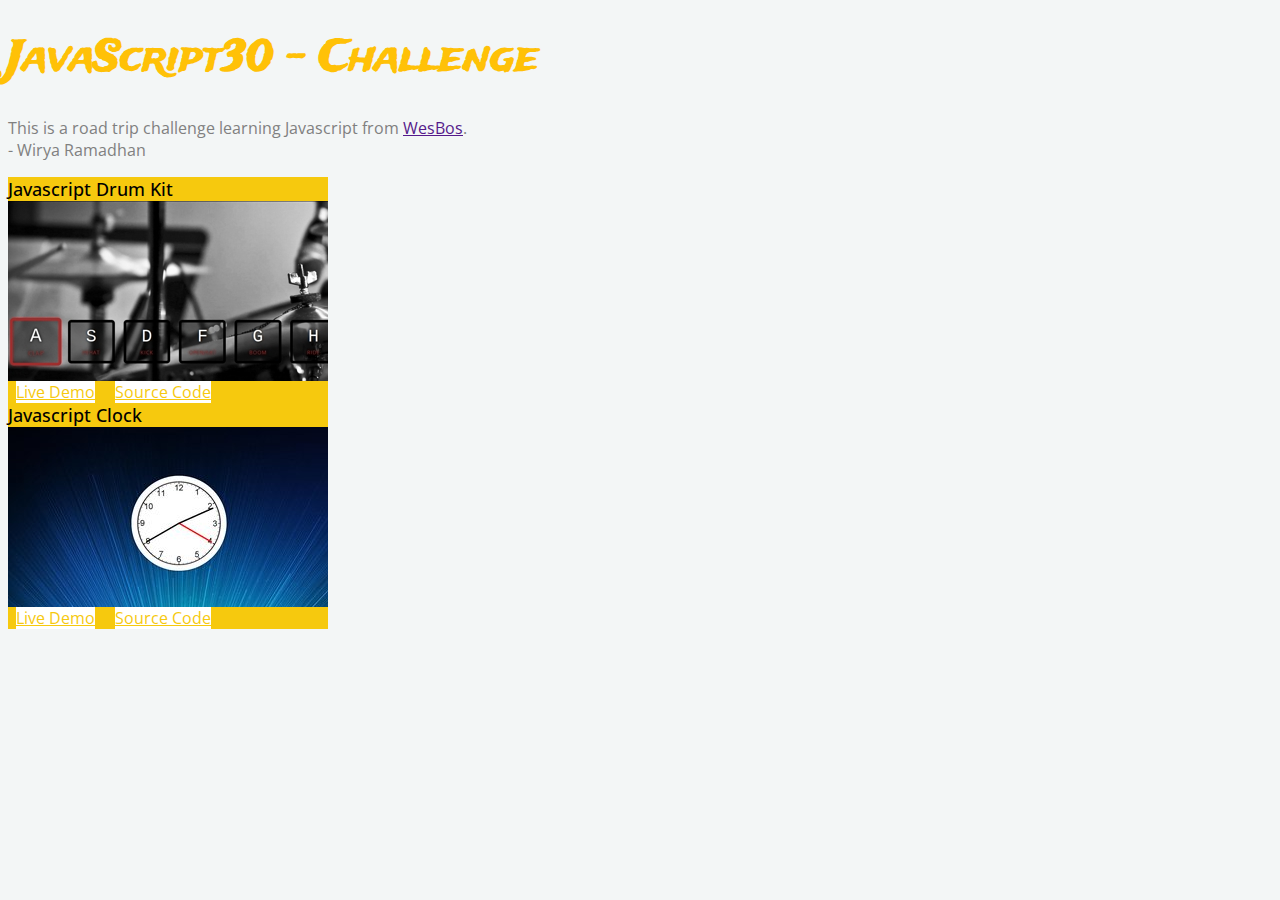
<file: index.html>
<!doctype html>
<html lang="en">

<head>
  <title>AdhanIsCuber | JavaScript30 Challenge</title>
  <!-- Required meta tags -->
  <meta charset="utf-8">
  <meta name="viewport" content="width=device-width, initial-scale=1, shrink-to-fit=no">

  <!-- Bootstrap CSS -->
  <link rel="stylesheet" href="https://maxcdn.bootstrapcdn.com/bootstrap/4.0.0-beta.2/css/bootstrap.min.css" integrity="sha384-PsH8R72JQ3SOdhVi3uxftmaW6Vc51MKb0q5P2rRUpPvrszuE4W1povHYgTpBfshb"
    crossorigin="anonymous">
  <link href="https://fonts.googleapis.com/css?family=Open+Sans|Trade+Winds" rel="stylesheet">
  <link rel="stylesheet" href="style.min.css">
</head>

<body>
  <header>
    <div class="jumbotron jumbotron-fluid">
      <div class="container">
        <h1 class="title">JavaScript30 - Challenge</h1>
        <p class="lead">This is a road trip challenge learning Javascript from
          <a href="">WesBos</a>.
          <br>
          <span>- Wirya Ramadhan</span>
        </p>
      </div>
    </div>
  </header>

  <section>
    <div class="container">
      <div class="row">
        <div class="col-md-4">
          <div class="card text-white" style="max-width: 20rem;">
            <div class="card-header text-center">Javascript Drum Kit</div>
            <div class="card-body">
              <img src="/assets/01.jpeg" alt="JS Drum Kit" class="image-thumb">
            </div>
            <div class="card-footer text-center">
              <a class="btn btn-light" href="/01-JSDrumkit/index.html">Live Demo</a>
              <a class="btn btn-light" href="https://github.com/AdhanIsCuber/Javascript30-Challenge/tree/master/01-JSDrumkit">Source Code</a>
            </div>
          </div>
        </div>
        <div class="col-md-4">
          <div class="card text-white" style="max-width: 20rem;">
            <div class="card-header text-center">Javascript Clock</div>
            <div class="card-body">
              <img src="/assets/02.jpg" alt="JS Drum Kit" class="image-thumb">
            </div>
            <div class="card-footer text-center">
              <a class="btn btn-light" href="/02-JSClock/index.html">Live Demo</a>
              <a class="btn btn-light" href="https://github.com/AdhanIsCuber/Javascript30-Challenge/tree/master/02-JSClock">Source Code</a>
            </div>
          </div>
        </div>
        <div class="col-md-4"></div>
        <div class="col-md-4"></div>
      </div>
    </div>
  </section>

  <footer>

  </footer>
  <!-- Optional JavaScript -->
  <!-- jQuery first, then Popper.js, then Bootstrap JS -->
  <script src="https://code.jquery.com/jquery-3.2.1.slim.min.js" integrity="sha384-KJ3o2DKtIkvYIK3UENzmM7KCkRr/rE9/Qpg6aAZGJwFDMVNA/GpGFF93hXpG5KkN"
    crossorigin="anonymous"></script>
  <script src="https://cdnjs.cloudflare.com/ajax/libs/popper.js/1.12.3/umd/popper.min.js" integrity="sha384-vFJXuSJphROIrBnz7yo7oB41mKfc8JzQZiCq4NCceLEaO4IHwicKwpJf9c9IpFgh"
    crossorigin="anonymous"></script>
  <script src="https://maxcdn.bootstrapcdn.com/bootstrap/4.0.0-beta.2/js/bootstrap.min.js" integrity="sha384-alpBpkh1PFOepccYVYDB4do5UnbKysX5WZXm3XxPqe5iKTfUKjNkCk9SaVuEZflJ"
    crossorigin="anonymous"></script>
</body>

</html>
</file>
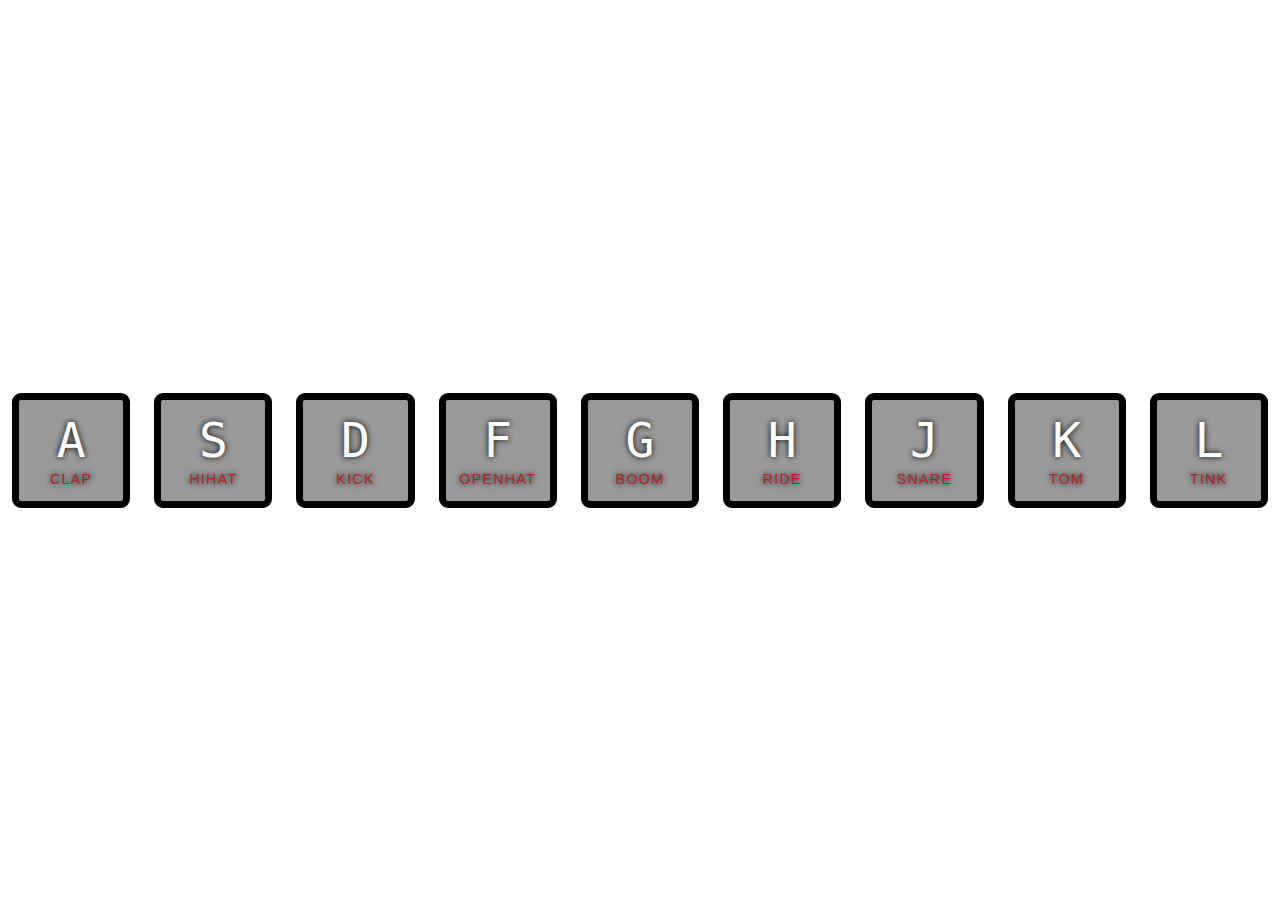
<file: 01-JSDrumkit/index.html>
<!DOCTYPE html>
<html lang="en">

<head>
  <title>AdhanIsCuber | JS Drum Kit</title>
  <meta charset="UTF-8">
  <meta name="viewport" content="width=device-width, initial-scale=1">
  <link href="styles/jsdrumkit.css" rel="stylesheet">
</head>

<body>
  <div class="keys">
    <div class="key" data-key="65">
      <kbd>A</kbd>
      <span class="sound">Clap</span>
    </div>
    <div class="key" data-key="83">
      <kbd>S</kbd>
      <span class="sound">Hihat</span>
    </div>
    <div class="key" data-key="68">
      <kbd>D</kbd>
      <span class="sound">Kick</span>
    </div>
    <div class="key" data-key="70">
      <kbd>F</kbd>
      <span class="sound">Openhat</span>
    </div>
    <div class="key" data-key="71">
      <kbd>G</kbd>
      <span class="sound">Boom</span>
    </div>
    <div class="key" data-key="72">
      <kbd>H</kbd>
      <span class="sound">Ride</span>
    </div>
    <div class="key" data-key="74">
      <kbd>J</kbd>
      <span class="sound">Snare</span>
    </div>
    <div class="key" data-key="75">
      <kbd>K</kbd>
      <span class="sound">Tom</span>
    </div>
    <div class="key" data-key="76">
      <kbd>L</kbd>
      <span class="sound">Tink</span>
    </div>
  </div>

  <audio data-key="65" src="/assets/sounds/clap.wav"></audio>
  <audio data-key="83" src="/assets/sounds/hihat.wav"></audio>
  <audio data-key="68" src="/assets/sounds/kick.wav"></audio>
  <audio data-key="70" src="/assets/sounds/openhat.wav"></audio>
  <audio data-key="71" src="/assets/sounds/boom.wav"></audio>
  <audio data-key="72" src="/assets/sounds/ride.wav"></audio>
  <audio data-key="74" src="/assets/sounds/snare.wav"></audio>
  <audio data-key="75" src="/assets/sounds/tom.wav"></audio>
  <audio data-key="76" src="/assets/sounds/tink.wav"></audio>


  <script src="drumkit.js"></script>
</body>

</html>
</file>
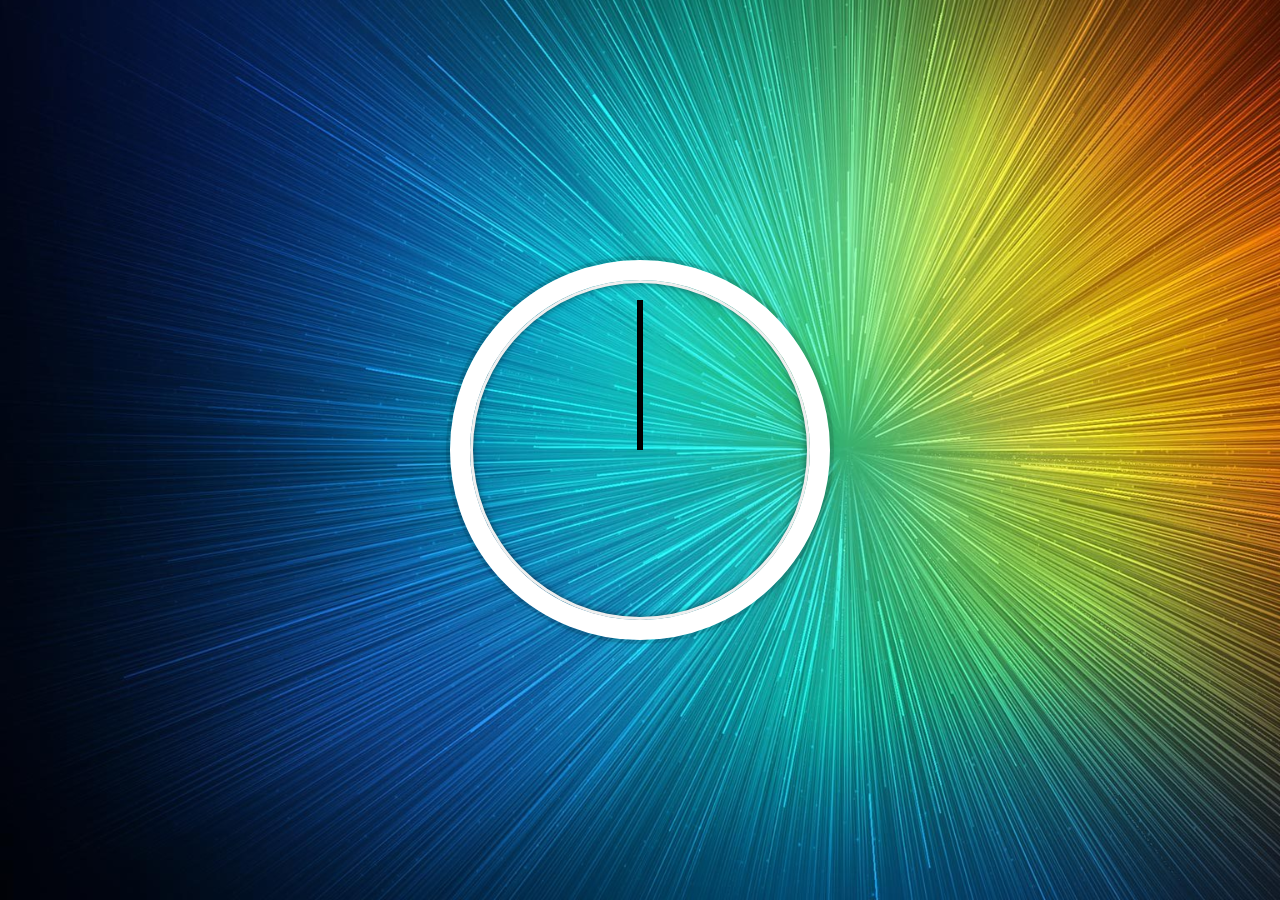
<file: 02-JSClock/index.html>
<!DOCTYPE html>
<html lang="en">

<head>
  <title>AdhanIsCuber | JSClock</title>
  <meta charset="UTF-8">
  <meta name="viewport" content="width=device-width, initial-scale=1">
  <link href="styles/jsclock.css" rel="stylesheet">
</head>

<body>
  <div class="clock">
    <div class="clock-face">
      <div class="hand hour-hand" style="background: red;"></div>
      <div class="hand minute-hand"></div>
      <div class="hand second-hand"></div>
    </div>
  </div>

  <script>
    const secondHand = document.querySelector(".second-hand");
    const minuteHand = document.querySelector(".minute-hand");
    const hourdHand = document.querySelector(".hour-hand");

    function setDate() {
      const now = new Date();
      const second = now.getSeconds();
      const secondDeg = ((second / 60) * 360) + 90;
      secondHand.style.transform = `rotate(${secondDeg}deg)`;
      console.log(secondDeg)

      const minute = now.getMinutes();
      const minuteDeg = ((minute / 60) * 360) + 90;
      minuteHand.style.transform = `rotate(${minuteDeg}deg)`;
      console.log(minuteDeg)

      const hour = now.getHours();
      const hourDeg = ((hour / 12) * 360) + 90;
      hourdHand.style.transform = `rotate(${hourDeg}deg)`;
      console.log(hourDeg);
    }

    setInterval(setDate, 1000);
  </script>
</body>

</html>
</file>
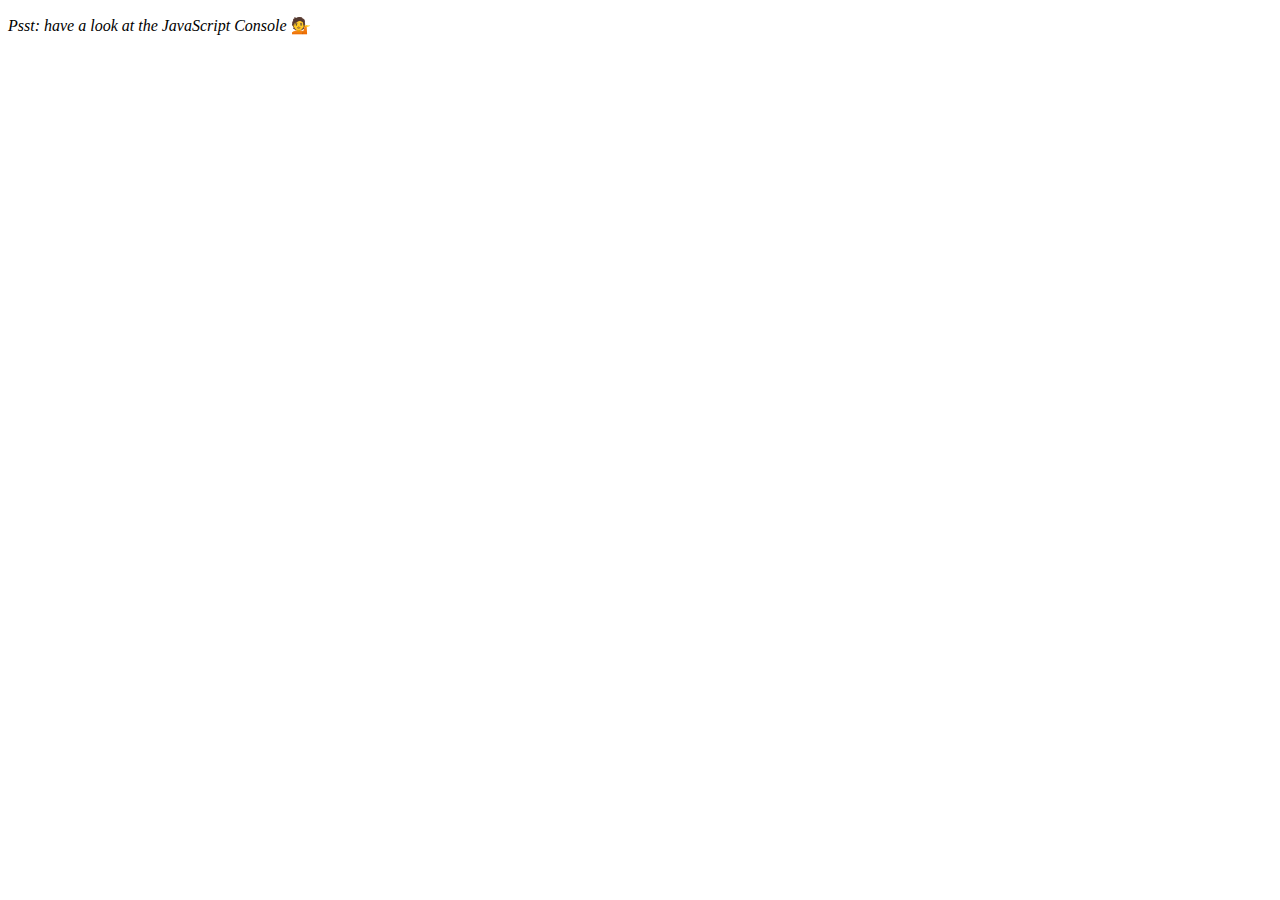
<file: 04-ArrayInJS/index.html>
<!DOCTYPE html>
<html lang="en">

<head>
  <meta charset="UTF-8">
  <title>Array Cardio 💪</title>
</head>

<body>
  <p>
    <em>Psst: have a look at the JavaScript Console</em> 💁</p>
  <script>
    // Get your shorts on - this is an array workout!
    // ## Array Cardio Day 1
    // Some data we can work with
    const inventors = [
      { first: 'Albert', last: 'Einstein', year: 1879, passed: 1955 },
      { first: 'Isaac', last: 'Newton', year: 1643, passed: 1727 },
      { first: 'Galileo', last: 'Galilei', year: 1564, passed: 1642 },
      { first: 'Marie', last: 'Curie', year: 1867, passed: 1934 },
      { first: 'Johannes', last: 'Kepler', year: 1571, passed: 1630 },
      { first: 'Nicolaus', last: 'Copernicus', year: 1473, passed: 1543 },
      { first: 'Max', last: 'Planck', year: 1858, passed: 1947 },
      { first: 'Katherine', last: 'Blodgett', year: 1898, passed: 1979 },
      { first: 'Ada', last: 'Lovelace', year: 1815, passed: 1852 },
      { first: 'Sarah E.', last: 'Goode', year: 1855, passed: 1905 },
      { first: 'Lise', last: 'Meitner', year: 1878, passed: 1968 },
      { first: 'Hanna', last: 'Hammarström', year: 1829, passed: 1909 }
    ];
    const people = ['Beck, Glenn', 'Becker, Carl', 'Beckett, Samuel', 'Beddoes, Mick', 'Beecher, Henry', 'Beethoven, Ludwig', 'Begin, Menachem', 'Belloc, Hilaire', 'Bellow, Saul', 'Benchley, Robert', 'Benenson, Peter', 'Ben-Gurion, David', 'Benjamin, Walter', 'Benn, Tony', 'Bennington, Chester', 'Benson, Leana', 'Bent, Silas', 'Bentsen, Lloyd', 'Berger, Ric', 'Bergman, Ingmar', 'Berio, Luciano', 'Berle, Milton', 'Berlin, Irving', 'Berne, Eric', 'Bernhard, Sandra', 'Berra, Yogi', 'Berry, Halle', 'Berry, Wendell', 'Bethea, Erin', 'Bevan, Aneurin', 'Bevel, Ken', 'Biden, Joseph', 'Bierce, Ambrose', 'Biko, Steve', 'Billings, Josh', 'Biondo, Frank', 'Birrell, Augustine', 'Black, Elk', 'Blair, Robert', 'Blair, Tony', 'Blake, William'];
    // Array.prototype.filter()
    // 1. Filter the list of inventors for those who were born in the 1500's
    const fifteen = inventors.filter(inventor => (inventor.year >= 1500 && inventor.year < 1600));

    console.table(fifteen);
   
    // Array.prototype.map()
    // 2. Give us an array of the inventors' first and last names

    const fullNames = inventors.map(inventor =>  `${inventor.first} ${inventor.last}`);
    console.table(fullNames);

    // Array.prototype.sort()
    // 3. Sort the inventors by birthdate, oldest to youngest
    // ES6 -> const ordered = inventors.sort(a,b => a.year > b.year ? 1 : -1);
    const ordered = inventors.sort(function(a, b) {
      if (a.year > b.year) {
        return 1;
      } else {
        return -1;
      }
    });

    console.log(ordered);

    // Array.prototype.reduce()
    // 4. How many years did all the inventors live?
    const totalYears = inventors.reduce((total, inventor) => {
      return total + (inventor.passed - inventor.year);
    }, 0);

    console.log(totalYears);

    // 5. Sort the inventors by years lived
    // ES6 -> return lastGuy > nextGuy ? -1 : 1;
    const oldest = inventors.sort(function(a, b) {
      const lastGuy = a.passed - a.year;
      const nextGuy = b.passed - b.year;
      if(lastGuy > nextGuy) {
        return -1;
      } else {
        return 1;
      }
    });

    console.table(oldest);

    // 6. create a list of Boulevards in Paris that contain 'de' anywhere in the name
    // https://en.wikipedia.org/wiki/Category:Boulevards_in_Paris
    // const category = document.querySelector(".mw-category");
    // const links = Array.from(category.querySelectorAll("a"));
    // const de = links
    //  .map(link => link.textContent) 
    //  .filter(streetName => streetName.includes("de"));
    
    // 7. sort Exercise
    // Sort the people alphabetically by last name
    
    const alpha = people.sort(function(lastOne, nextOne) {
      const [aLast, aFirst] = lastOne.split(", ");
      const [bLast, bFirst] = nextOne.split(", ");
    // ES6 -> return aLast > bLast ? 1 : -1;
      if(aLast > bLast) {
        return 1;
      } else {
        return -1;
      }
    });
    console.log(alpha);

    // 8. Reduce Exercise
    // Sum up the instances of each of these
    const data = ['car', 'car', 'truck', 'truck', 'bike', 'walk', 'car', 'van', 'bike', 'walk', 'car', 'van', 'car', 'truck'];
    const transportation = data.reduce(function(obj, item) {
      if(!obj[item]) {
        obj[item] = 0;
      }
      obj[item]++;
      return obj;
    }, {});

    console.log(transportation);

  </script>
</body>

</html>
</file>
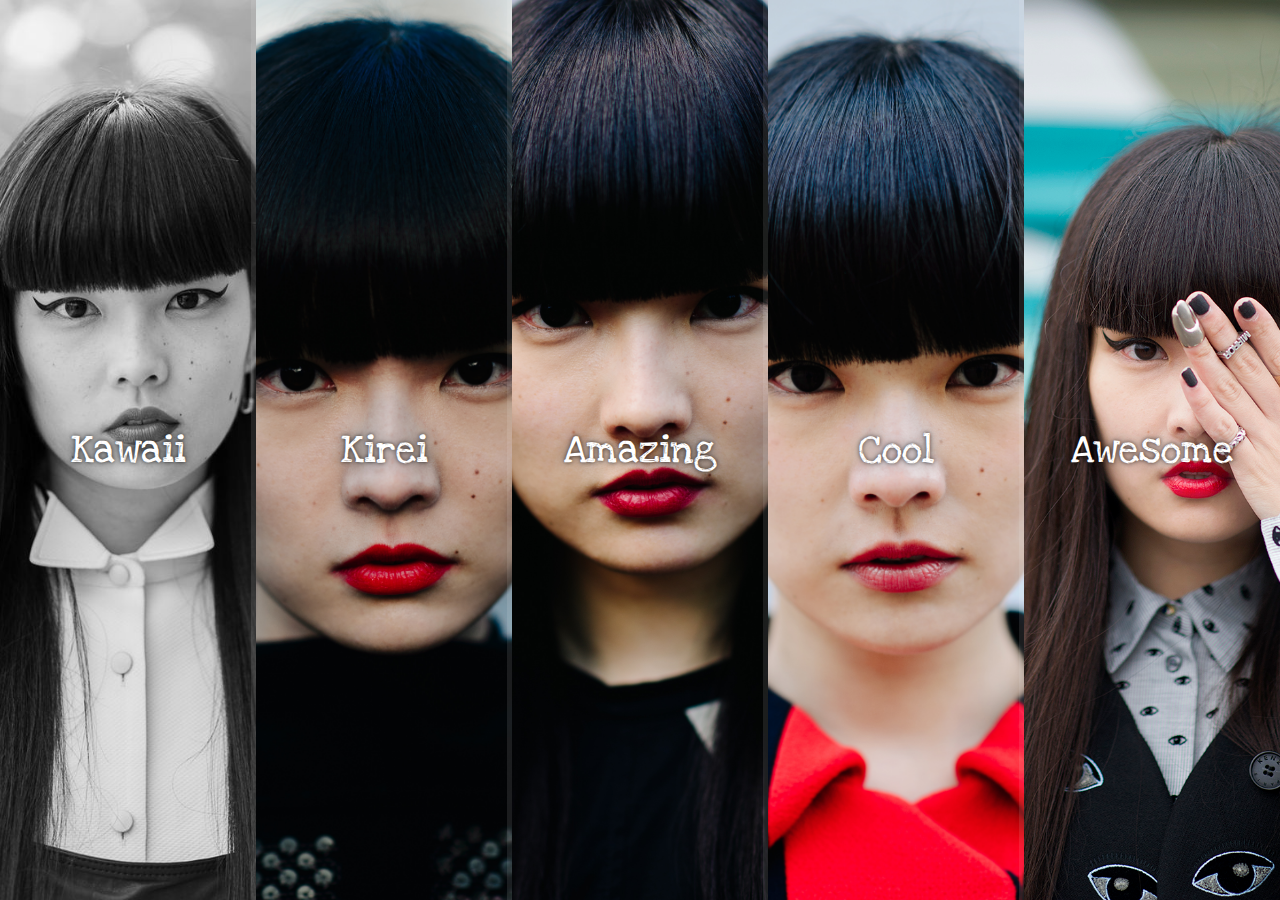
<file: 05-FlexPanelGallery/index.html>
<!DOCTYPE html>
<html lang="en">

<head>
  <title></title>
  <meta charset="UTF-8">
  <meta name="viewport" content="width=device-width, initial-scale=1">
  <link href="styles/flexPanel.css" rel="stylesheet">
  <link href="https://fonts.googleapis.com/css?family=Love+Ya+Like+A+Sister" rel="stylesheet">
</head>

<body>
  <div class="panels">
    <div class="panel panel-1">
      <p>Akimoto</p>
      <p>Kawaii</p>
      <p>Kozue</p>
    </div>
    <div class="panel panel-2">
      <p>Akimoto</p>
      <p>Kirei</p>
      <p>Kozue</p>
    </div>
    <div class="panel panel-3">
      <p>Akimoto</p>
      <p>Amazing</p>
      <p>Kozue</p>
    </div>
    <div class="panel panel-4">
      <p>Akimoto</p>
      <p>Cool</p>
      <p>Kozue</p>
    </div>
    <div class="panel panel-5">
      <p>Akimoto</p>
      <p>Awesome</p>
      <p>Kozue</p>
    </div>
  </div>

  <script>
    const panel = document.querySelectorAll('.panel');

    function toggleOpen() {
      console.log('Hello');
      this.classList.toggle('open');
    }

    function toggleActive() {
      console.log(e.propertyName);
      if(e.propertyName.includes('flex')) {
        this.classList.toggle('open-active');
      }
    }

    panel.forEach(panel => panel.addEventListener('click', toggleOpen));
    panel.forEach(panel => panel.addEventListener('transitionend', toggleActive));

  </script>
</body>

</html>
</file>
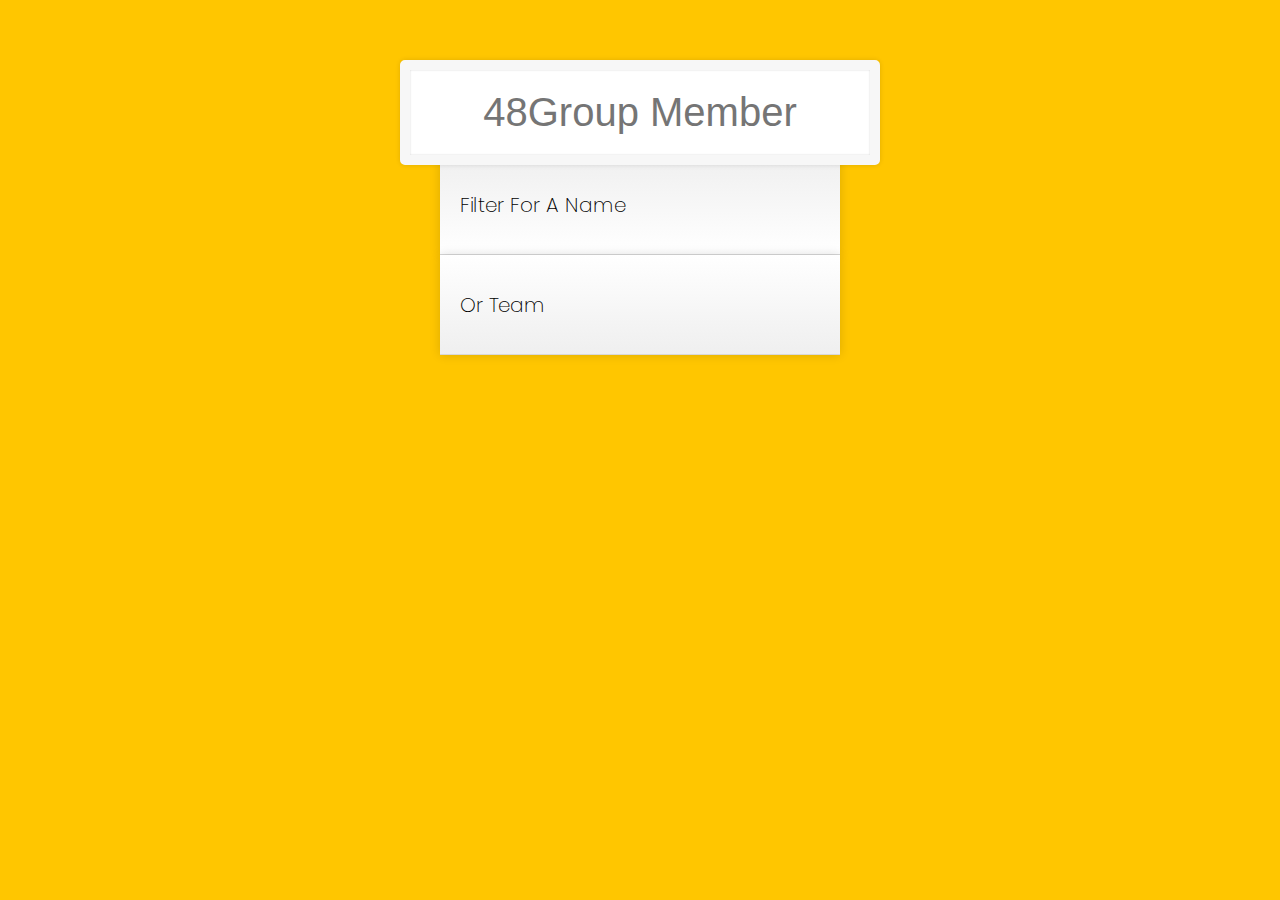
<file: 06-AjaxTypeHead/index.html>
<!DOCTYPE html>
<html lang="en">

<head>
  <title></title>
  <meta charset="UTF-8">
  <meta name="viewport" content="width=device-width, initial-scale=1">
  <link href="styles/ajaxTypeHead.css" rel="stylesheet">
<link href="https://fonts.googleapis.com/css?family=Poppins" rel="stylesheet">
</head>

<body>
  <form action="" class="search-form">
    <input type="text" class="search" placeholder="48Group Member">
    <ul class="suggestions">
      <li>Filter for a Name</li>
      <li>or Team</li>
    </ul>
  </form>

  <script>
    const endpoint = "fourtyeight.json";

    const member = [];

    fetch(endpoint)
      .then(blob => blob.json())
      .then(data => member.push(...data));

    function findMatches(wordToMatch, member) {
      return member.filter(names => { 
        const regex = new RegExp(wordToMatch, 'gi');
        return names.name.match(regex) || names.team.match(regex)
      });
    }

    function numberWithCommas(x) {
      return x.toString().replace(/\B(?=(\d{3})+(?!\d))/g, ',');
    }

    function displayMatches() {
      const matchArray = findMatches(this.value, member);
      const html = matchArray.map(names => {
        const regex = new RegExp(this.value,
          'gi');
        const nameName = names.name.replace(regex, `<span class="hl">${this.value}</span>`);
        const teamName = names.team.replace(regex, `<span class="hl">${this.value}</span>`);
        return `
<li>
  <span class="avatar"><img src=".${names.avatar}"></span>
<span class="name">${nameName}, ${names.age}</span>
  <span class="population">${numberWithCommas(teamName)}</span>
</li>
`;
      }).join('');
      suggestions.innerHTML = html;
    }
    const searchInput = document.querySelector('.search');
    const suggestions = document.querySelector('.suggestions');
    searchInput.addEventListener('change', displayMatches);
    searchInput.addEventListener('keyup',
      displayMatches);
  </script>
</body>

</html>
</file>
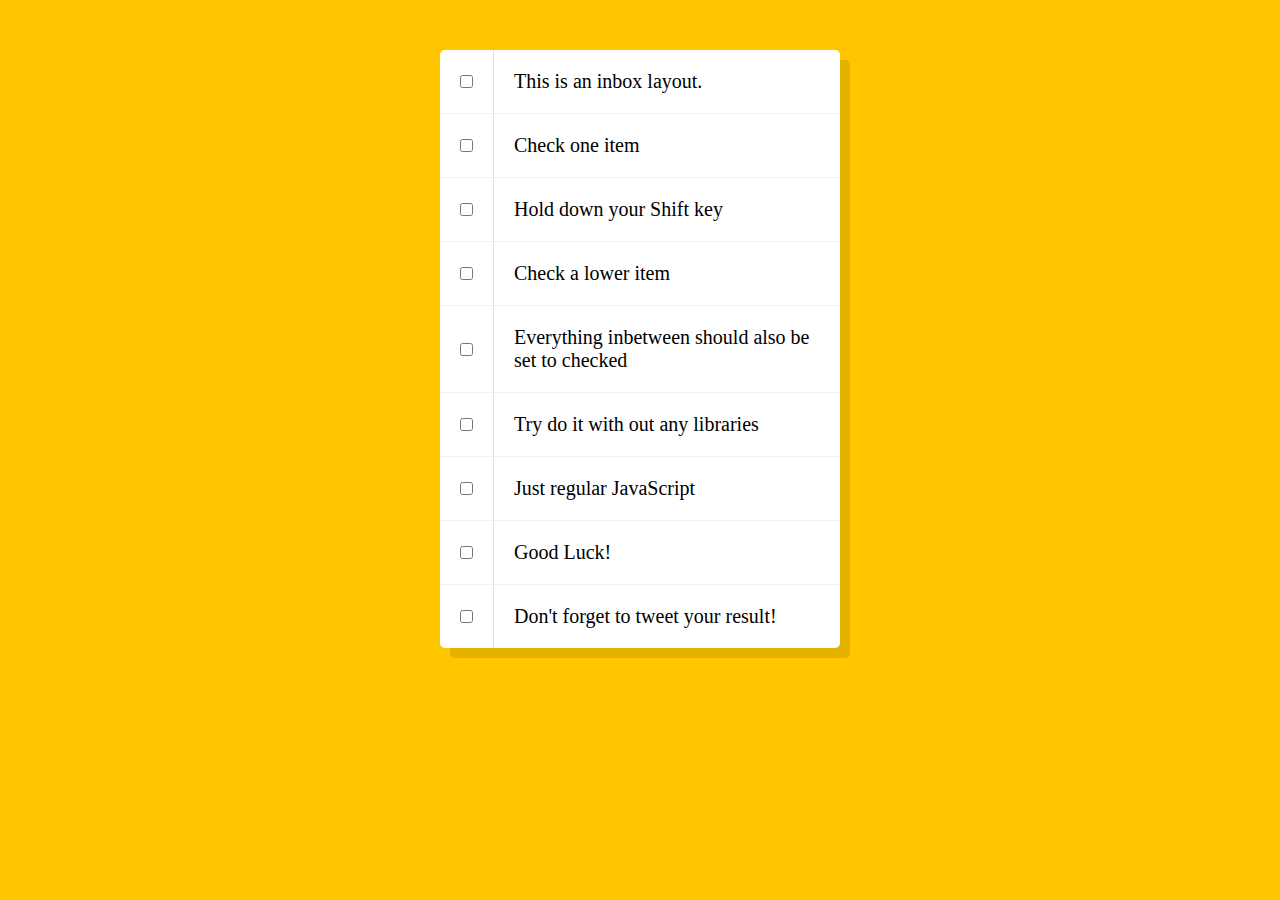
<file: 10-HoldShift&CheckCheckbox/index.html>
<!DOCTYPE html>
<html lang="en">

<head>
  <title></title>
  <meta charset="UTF-8">
  <meta name="viewport" content="width=device-width, initial-scale=1">
  <!-- <link href="styles/holdShift.css" rel="stylesheet"> -->
</head>

<body>
  <style>
    html {
      font-family: sans-serif;
      background: #ffc600;
    }

    .inbox {
      max-width: 400px;
      margin: 50px auto;
      background: white;
      border-radius: 5px;
      box-shadow: 10px 10px 0 rgba(0, 0, 0, 0.1);
    }

    .item {
      display: flex;
      align-items: center;
      border-bottom: 1px solid #F1F1F1;
    }

    .item:last-child {
      border-bottom: 0;
    }

    input:checked+p {
      background: #F9F9F9;
      text-decoration: line-through;
    }

    input[type="checkbox"] {
      margin: 20px;
    }

    p {
      margin: 0;
      padding: 20px;
      transition: background 0.2s;
      flex: 1;
      font-family: 'helvetica neue';
      font-size: 20px;
      font-weight: 200;
      border-left: 1px solid #D1E2FF;
    }
  </style>
  <!--
   The following is a common layout you would see in an email client.
   When a user clicks a checkbox, holds Shift, and then clicks another checkbox a few rows down, all the checkboxes inbetween those two checkboxes should be checked.
  -->
  <div class="inbox">
    <div class="item">
      <input type="checkbox">
      <p>This is an inbox layout.</p>
    </div>
    <div class="item">
      <input type="checkbox">
      <p>Check one item</p>
    </div>
    <div class="item">
      <input type="checkbox">
      <p>Hold down your Shift key</p>
    </div>
    <div class="item">
      <input type="checkbox">
      <p>Check a lower item</p>
    </div>
    <div class="item">
      <input type="checkbox">
      <p>Everything inbetween should also be set to checked</p>
    </div>
    <div class="item">
      <input type="checkbox">
      <p>Try do it with out any libraries</p>
    </div>
    <div class="item">
      <input type="checkbox">
      <p>Just regular JavaScript</p>
    </div>
    <div class="item">
      <input type="checkbox">
      <p>Good Luck!</p>
    </div>
    <div class="item">
      <input type="checkbox">
      <p>Don't forget to tweet your result!</p>
    </div>
  </div>

  <script>
    const checkboxes = document.querySelectorAll('.inbox input[type="checkbox"]');
    console.log(checkboxes);

    let lastChecked;

    function handleBoxes(e) {
      let inBetween = false;

      if (e.shiftKey && this.checked) {
        //  do on this
        checkboxes.forEach(boxes => {
          console.log(boxes);
          if (boxes === this || boxes === lastChecked) {
            inBetween =  !inBetween;
            console.log("Checked gan!!")
          }

          if (inBetween) {
            boxes.checked = true;
          }
        })
      }
      lastChecked = this;
    }

    checkboxes.forEach(boxes => boxes.addEventListener('click', handleBoxes))
  </script>
</body>

</html>
</file>
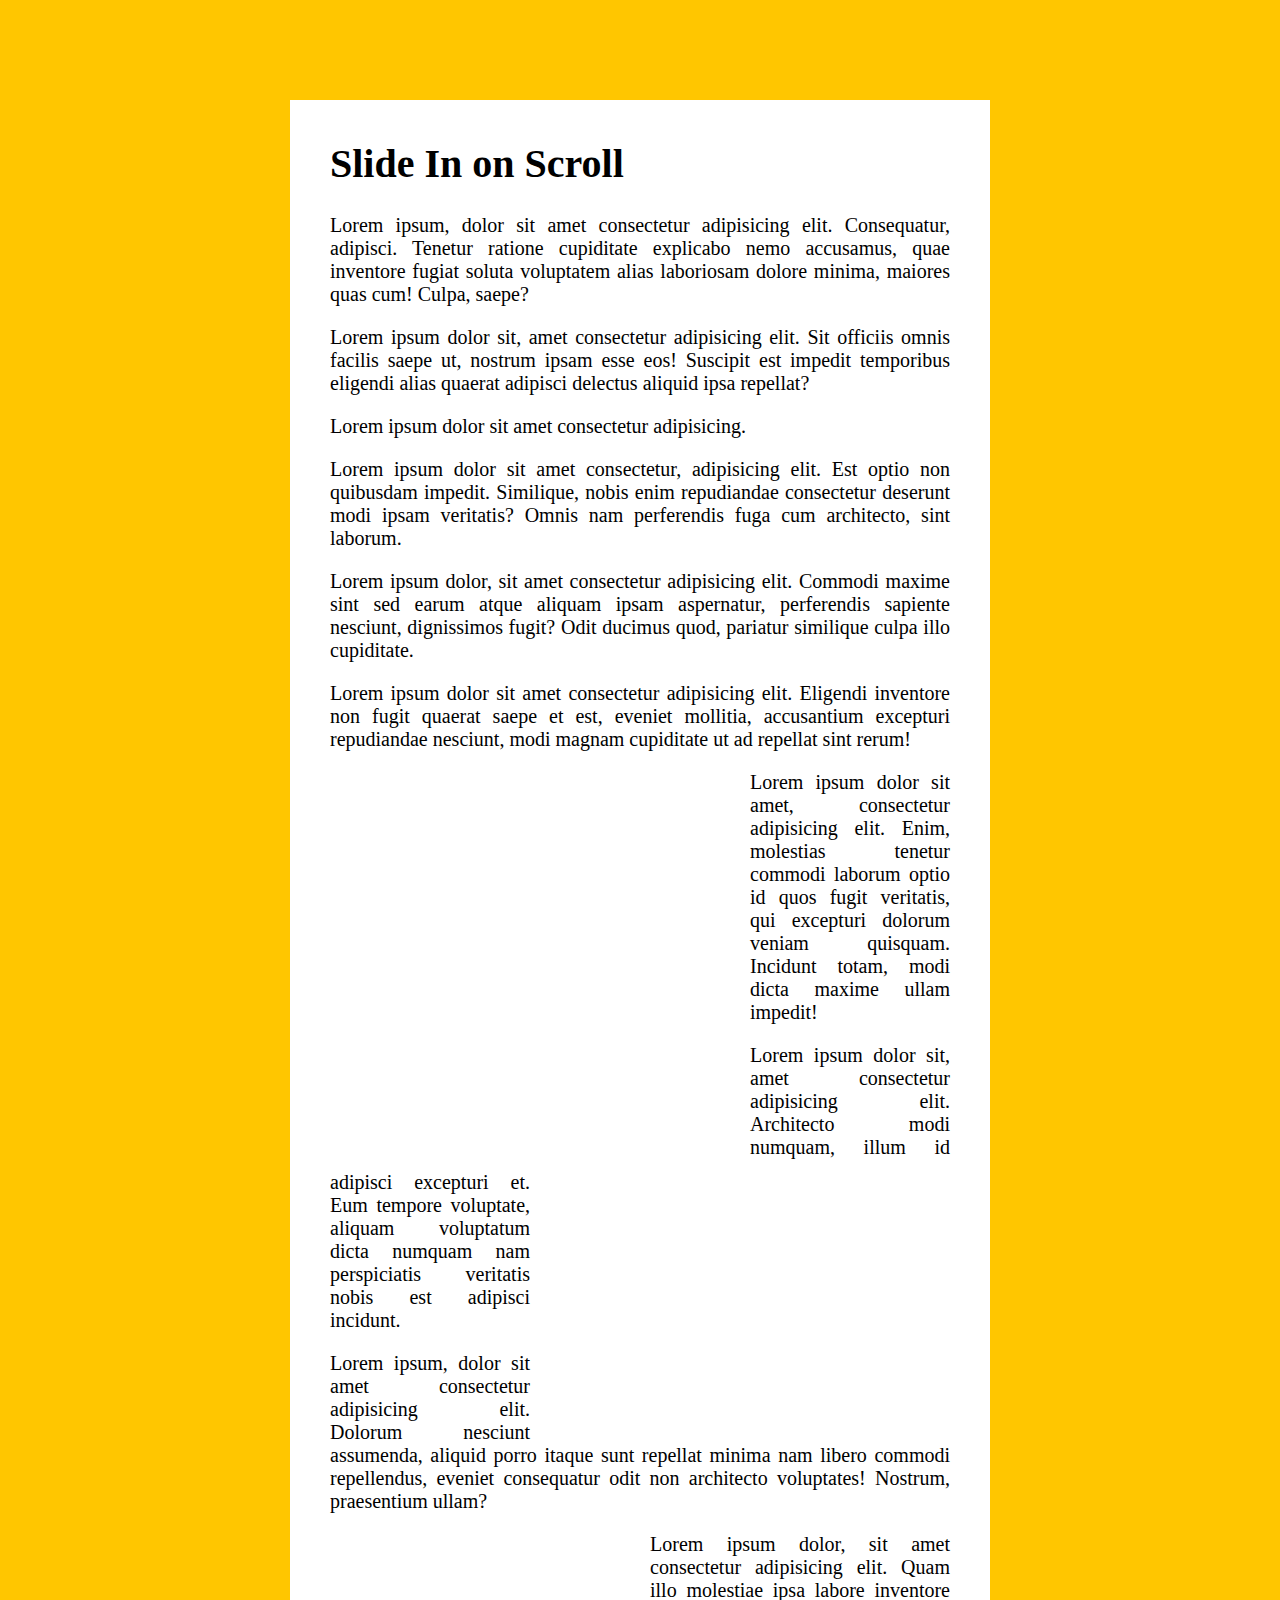
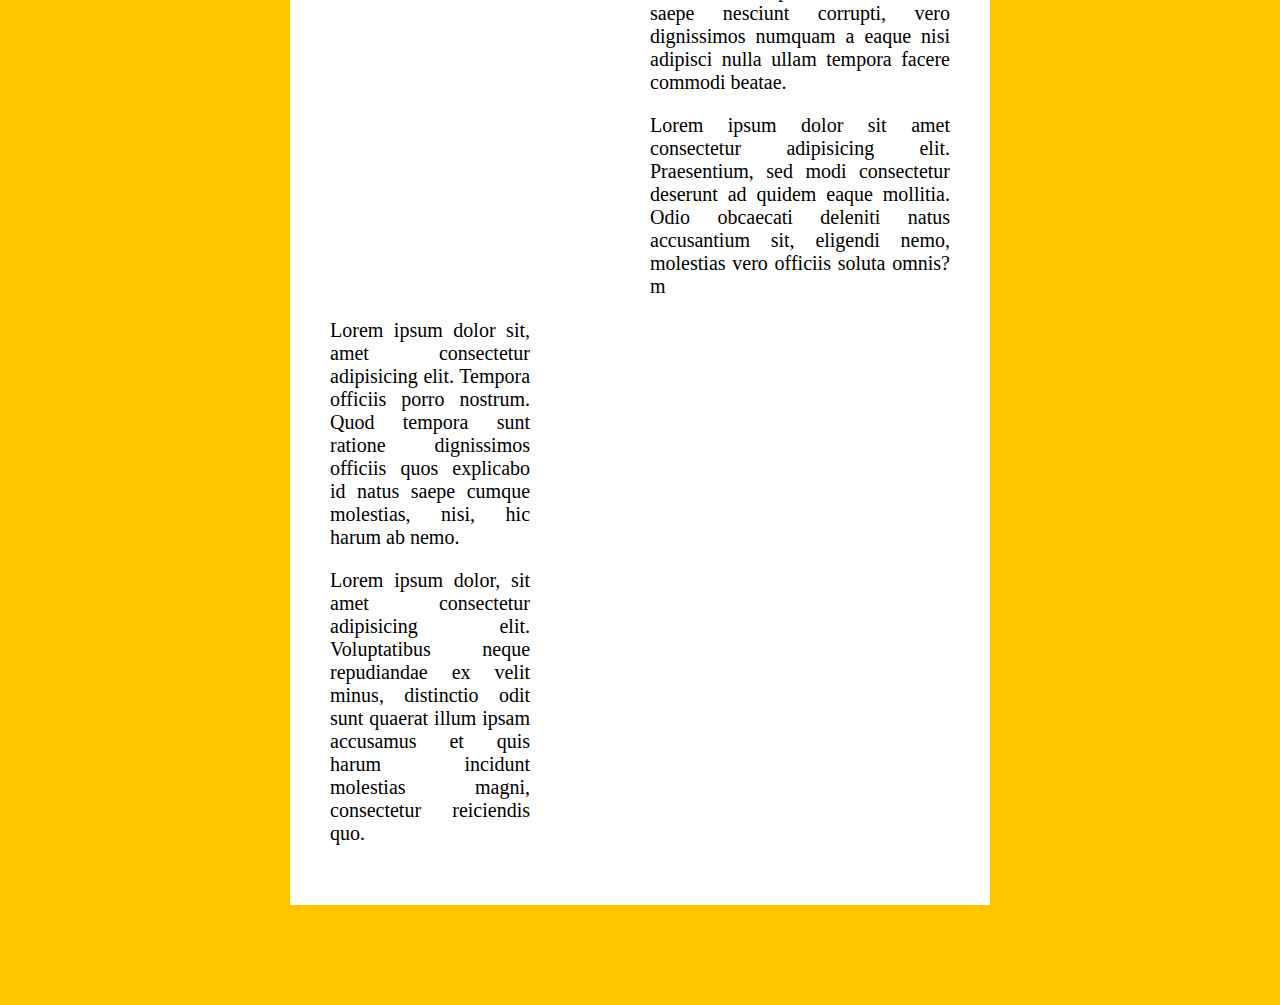
<file: 13-SlideInOnScroll/index.html>
<!DOCTYPE html>
<html lang="en">

<head>
  <title></title>
  <meta charset="UTF-8">
  <meta name="viewport" content="width=device-width, initial-scale=1">
  <link href="styles/slideInOnScroll.css" rel="stylesheet">
</head>

<body>
  <div class="site-wrap">
    <h1>Slide In on Scroll</h1>
    <p>Lorem ipsum, dolor sit amet consectetur adipisicing elit. Consequatur, adipisci. Tenetur ratione cupiditate explicabo
      nemo accusamus, quae inventore fugiat soluta voluptatem alias laboriosam dolore minima, maiores quas cum! Culpa, saepe?</p>
    <p>Lorem ipsum dolor sit, amet consectetur adipisicing elit. Sit officiis omnis facilis saepe ut, nostrum ipsam esse eos!
      Suscipit est impedit temporibus eligendi alias quaerat adipisci delectus aliquid ipsa repellat?</p>
    <p>Lorem ipsum dolor sit amet consectetur adipisicing.</p>
    <p>Lorem ipsum dolor sit amet consectetur, adipisicing elit. Est optio non quibusdam impedit. Similique, nobis enim repudiandae
      consectetur deserunt modi ipsam veritatis? Omnis nam perferendis fuga cum architecto, sint laborum.</p>
    <p>Lorem ipsum dolor, sit amet consectetur adipisicing elit. Commodi maxime sint sed earum atque aliquam ipsam aspernatur,
      perferendis sapiente nesciunt, dignissimos fugit? Odit ducimus quod, pariatur similique culpa illo cupiditate.</p>
    <p>Lorem ipsum dolor sit amet consectetur adipisicing elit. Eligendi inventore non fugit quaerat saepe et est, eveniet mollitia,
      accusantium excepturi repudiandae nesciunt, modi magnam cupiditate ut ad repellat sint rerum!</p>

    <img src="assets/kawamoto.png" alt="Kawamoto Saya" class="align-left slide-in">

    <p>Lorem ipsum dolor sit amet, consectetur adipisicing elit. Enim, molestias tenetur commodi laborum optio id quos fugit
      veritatis, qui excepturi dolorum veniam quisquam. Incidunt totam, modi dicta maxime ullam impedit!</p>

    <img src="assets/miho.jpg" alt="Watanabe Miho" class="align-right slide-in">

    <p>Lorem ipsum dolor sit, amet consectetur adipisicing elit. Architecto modi numquam, illum id adipisci excepturi et. Eum
      tempore voluptate, aliquam voluptatum dicta numquam nam perspiciatis veritatis nobis est adipisci incidunt.</p>

    <p>Lorem ipsum, dolor sit amet consectetur adipisicing elit. Dolorum nesciunt assumenda, aliquid porro itaque sunt repellat
      minima nam libero commodi repellendus, eveniet consequatur odit non architecto voluptates! Nostrum, praesentium ullam?</p>
    <img src="assets/sayaya.jpg" alt="Kawamoto Saya" class="align-left slide-in">
    <p>Lorem ipsum dolor, sit amet consectetur adipisicing elit. Quam illo molestiae ipsa labore inventore saepe nesciunt corrupti,
      vero dignissimos numquam a eaque nisi adipisci nulla ullam tempora facere commodi beatae.</p>
    <p>Lorem ipsum dolor sit amet consectetur adipisicing elit. Praesentium, sed modi consectetur deserunt ad quidem eaque mollitia.
      Odio obcaecati deleniti natus accusantium sit, eligendi nemo, molestias vero officiis soluta omnis?m</p>

    <img src="assets/yamashita.jpg" alt="Yamashita" class="align-right slide-in">

    <p>Lorem ipsum dolor sit, amet consectetur adipisicing elit. Tempora officiis porro nostrum. Quod tempora sunt ratione dignissimos
      officiis quos explicabo id natus saepe cumque molestias, nisi, hic harum ab nemo.</p>
    <p>Lorem ipsum dolor, sit amet consectetur adipisicing elit. Voluptatibus neque repudiandae ex velit minus, distinctio odit
      sunt quaerat illum ipsam accusamus et quis harum incidunt molestias magni, consectetur reiciendis quo.</p>

  </div>

  <script src="slideInOnScroll.js"></script>
</body>

</html>
</file>
<file: 01-JSDrumkit/styles/jsdrumkit.css>
html {
  font-size: 12px;
  background: url(http://www.sepeb.com/drum-wallpaper/drum-wallpaper-004.jpg) center center;
  background-size: cover;
}

body, html {
  margin: 0;
  padding: 0;
  font-family: "Open Sans", sans-serif;
}

.keys {
  display: flex;
  flex: 1;
  min-height: 100vh;
  align-items: center;
  justify-content: center;
}

.key {
  border: .4em solid black;
  border-radius: .5em;
  margin: 1rem;
  font-size: 1.5rem;
  padding: 1rem .5rem;
  transition: all .07s ease;
  width: 10rem;
  text-align: center;
  color: white;
  background: rgba(0, 0, 0, 0.4);
  text-shadow: 0 0 .5rem black;
}

.playing {
  transform: scale(1.1);
  border-color: #b12727;
  box-shadow: #b12727;
}

kbd {
  display: block;
  font-size: 4rem;
}

.sound {
  font-size: 1.2rem;
  text-transform: uppercase;
  letter-spacing: .1rem;
  color: #b12727;
}
</file>
<file: 02-JSClock/styles/jsclock.css>
html {
  background: url("../assets/splash-time.jpg");
  background-size: cover;
  text-align: center;
  font-size: 10px;
}

body {
  margin: 0;
  font-size: 2rem;
  display: flex;
  flex: 1;
  min-height: 100vh;
  align-items: center;
}

.clock {
  width: 30rem;
  height: 30rem;
  border: 20px solid white;
  border-radius: 50%;
  background: url(https://i.pinimg.com/736x/5b/68/be/5b68bede64bad2affa5c4b98f330f0ef--blank-clock-template-clock-templates.jpg);
  background-size: cover;
  margin: 50px auto;
  position: relative;
  padding: 2rem;
  box-shadow: 0 0 0 4px rgba(0, 0, 0, 0.1), inset 0 0 0 3px #EFEFEF, inset 0 0 10px black, 0 0 10px rgba(0, 0, 0, 0.2);
}

.clock-face {
  position: relative;
  width: 100%;
  height: 100%;
  transform: translateY(-3px);
  /* account for the height of the clock hands */
}

.hand {
  width: 50%;
  height: 6px;
  background: black;
  position: absolute;
  top: 50%;
  transform-origin: 100%;
  transform: rotate(90deg);
  transition: all 0.5s;
  transition-timing-function: cubic-bezier(0, 1.72, 0.45, 0.91);
}
</file>
<file: 05-FlexPanelGallery/styles/flexPanel.css>
html {
  -webkit-box-sizing: border-box;
          box-sizing: border-box;
  background: #ffc600;
  font-size: 20px;
  font-weight: 200;
}

body {
  margin: 0;
}

*,
*::before,
*::after {
  -webkit-box-sizing: inherit;
          box-sizing: inherit;
  font-family: 'Love Ya Like A Sister', cursive;
}

.panels {
  min-height: 100vh;
  overflow: hidden;
  display: -webkit-box;
  display: -ms-flexbox;
  display: flex;
}

.panel {
  background: #6b0f9c;
  -webkit-box-shadow: 0 0 0 5px rgba(255, 255, 255, 0.1);
          box-shadow: 0 0 0 5px rgba(255, 255, 255, 0.1);
  color: #fff;
  text-align: center;
  -webkit-box-align: center;
      -ms-flex-align: center;
          align-items: center;
  -webkit-transition: font-size 0.7s cubic-bezier(0.61, -0.19, 0.7, -0.11), background 0.2s, -webkit-box-flex 0.7s cubic-bezier(0.61, -0.19, 0.7, -0.11);
  transition: font-size 0.7s cubic-bezier(0.61, -0.19, 0.7, -0.11), background 0.2s, -webkit-box-flex 0.7s cubic-bezier(0.61, -0.19, 0.7, -0.11);
  transition: font-size 0.7s cubic-bezier(0.61, -0.19, 0.7, -0.11), flex 0.7s cubic-bezier(0.61, -0.19, 0.7, -0.11), background 0.2s;
  transition: font-size 0.7s cubic-bezier(0.61, -0.19, 0.7, -0.11), flex 0.7s cubic-bezier(0.61, -0.19, 0.7, -0.11), background 0.2s, -webkit-box-flex 0.7s cubic-bezier(0.61, -0.19, 0.7, -0.11), -ms-flex 0.7s cubic-bezier(0.61, -0.19, 0.7, -0.11);
  font-size: 20px;
  background-size: cover;
  background-position: center;
  -webkit-box-flex: 1;
      -ms-flex: 1;
          flex: 1;
  -webkit-box-pack: center;
      -ms-flex-pack: center;
          justify-content: center;
  align-items: center;
  display: -webkit-box;
  display: -ms-flexbox;
  display: flex;
  -webkit-box-orient: vertical;
  -webkit-box-direction: normal;
      -ms-flex-direction: column;
          flex-direction: column;
}
.panel > * {
  margin: 0;
  width: 100%;
  -webkit-transition: -webkit-transform 0.5s;
  transition: -webkit-transform 0.5s;
  transition: transform 0.5s;
  transition: transform 0.5s, -webkit-transform 0.5s;
  -webkit-box-flex: 1;
      -ms-flex: 1 0 auto;
          flex: 1 0 auto;
  display: -webkit-box;
  display: -ms-flexbox;
  display: flex;
  -webkit-box-pack: center;
      -ms-flex-pack: center;
          justify-content: center;
  -webkit-box-align: center;
      -ms-flex-align: center;
          align-items: center;
}
.panel > *:first-child {
  -webkit-transform: translateY(-100%);
          transform: translateY(-100%);
}
.panel > *:last-child {
  -webkit-transform: translateY(100%);
          transform: translateY(100%);
}
.panel p {
  text-shadow: 0 0 4px rgba(0, 0, 0, 0.72), 0 0 14px rgba(0, 0, 0, 0.45);
  font-size: 2em;
}
.panel p :nth-child(2) {
  font-size: 4em;
}

.panel.open-active > *:first-child {
  -webkit-transform: translateY(0);
          transform: translateY(0);
}
.panel.open-active > *:last-child {
  -webkit-transform: translateY(0);
          transform: translateY(0);
}

.panel.open {
  font-size: 40px;
  -webkit-box-flex: 5;
      -ms-flex: 5;
          flex: 5;
}

.panel-1 {
  background-image: url("../assets/1.jpg");
}

.panel-2 {
  background-image: url("../assets/2.jpg");
}

.panel-3 {
  background-image: url("../assets/3.jpg");
}

.panel-4 {
  background-image: url("../assets/4.jpg");
}

.panel-5 {
  background-image: url("../assets/5.jpg");
}
</file>
<file: 06-AjaxTypeHead/styles/ajaxTypeHead.css>
html {
  -webkit-box-sizing: border-box;
          box-sizing: border-box;
  background: #ffc600;
  font-family: 'Poppins', sans-serif;
  font-size: 20px;
  font-weight: 200;
}

*,
*::before,
*::after {
  -webkit-box-sizing: inherit;
          box-sizing: inherit;
}

input {
  width: 100%;
  padding: 20px;
}

input.search {
  margin: 0;
  text-align: center;
  outline: 0;
  border: 10px solid #F7F7F7;
  width: 120%;
  left: -10%;
  position: relative;
  top: 10px;
  z-index: 2;
  border-radius: 5px;
  font-size: 40px;
  -webkit-box-shadow: 0 0 5px rgba(0, 0, 0, 0.12), inset 0 0 2px rgba(0, 0, 0, 0.19);
          box-shadow: 0 0 5px rgba(0, 0, 0, 0.12), inset 0 0 2px rgba(0, 0, 0, 0.19);
}

.search-form {
  max-width: 400px;
  margin: 50px auto;
}

.suggestions {
  margin: 0;
  padding: 0;
  position: relative;
  /*perspective:20px;*/
}
.suggestions li {
  background: white;
  list-style: none;
  border-bottom: 1px solid #D8D8D8;
  -webkit-box-shadow: 0 0 10px rgba(0, 0, 0, 0.14);
          box-shadow: 0 0 10px rgba(0, 0, 0, 0.14);
  margin: 0;
  padding: 0 20px;
  min-height: 100px;
  -webkit-transition: background 0.2s;
  transition: background 0.2s;
  display: -webkit-box;
  display: -ms-flexbox;
  display: flex;
  -webkit-box-pack: justify;
      -ms-flex-pack: justify;
          justify-content: space-between;
  -webkit-box-align: center;
      -ms-flex-align: center;
          align-items: center;
  text-transform: capitalize;
}
.suggestions li span.avatar {
  height: 100%;
}
.suggestions li span.avatar img {
  height: 100%;
}
.suggestions li:nth-child(even) {
  -webkit-transform: perspective(100px);
          transform: perspective(100px);
  background: -webkit-gradient(linear, left top, left bottom, from(#ffffff), to(#EFEFEF));
  background: linear-gradient(to bottom, #ffffff 0%, #EFEFEF 100%);
}
.suggestions li:nth-child(odd) {
  -webkit-transform: perspective(100px);
          transform: perspective(100px);
  background: -webkit-gradient(linear, left bottom, left top, from(#ffffff), to(#EFEFEF));
  background: linear-gradient(to top, #ffffff 0%, #EFEFEF 100%);
}

span.population {
  font-size: 15px;
}

.hl {
  background: #ffc600;
}
</file>
<file: 10-HoldShift&CheckCheckbox/styles/holdShift.css>
html {
  font-family: sans-serif;
  background: #ffc600;
}

.inbox {
  max-width: 400px;
  margin: 50px auto;
  background: white;
  border-radius: 5px;
  -webkit-box-shadow: 10px 10px 0 rgba(0, 0, 0, 0.1);
          box-shadow: 10px 10px 0 rgba(0, 0, 0, 0.1);
}

.item {
  display: -webkit-box;
  display: -ms-flexbox;
  display: flex;
  -webkit-box-align: center;
      -ms-flex-align: center;
          align-items: center;
  border-bottom: 1px solid #F1F1F1;
}

.item:last-child {
  border-bottom: 0;
}

input:checked + p {
  background: #F9F9F9;
  text-decoration: line-through;
}

input[type="checkbox"] {
  margin: 20px;
}

p {
  margin: 0;
  padding: 20px;
  -webkit-transition: background 0.2s;
  transition: background 0.2s;
  -webkit-box-flex: 1;
      -ms-flex: 1;
          flex: 1;
  font-family: 'helvetica neue';
  font-size: 20px;
  font-weight: 200;
  border-left: 1px solid #D1E2FF;
}
</file>
<file: 13-SlideInOnScroll/styles/slideInOnScroll.css>
html {
  box-sizing: border-box;
  background: #ffc600;
  font-family: 'helvatica neue';
  font-size: 20px;
  font-weight: 200;
}

body {
  margin: 0;
}
body img {
  max-width: 400px;
}

*,
*:before,
*:after {
  box-sizing: inherit;
}

h1 {
  margin-top: 0;
}

.site-wrap {
  max-width: 700px;
  margin: 100px auto;
  background: white;
  padding: 40px;
  text-align: justify;
}

.align-left {
  float: left;
  margin-right: 20px;
}

.align-right {
  float: right;
  margin-left: 20px;
}

.slide-in {
  opacity: 0;
  transition: all .5s;
}

.align-left.slide-in {
  transform: translateX(-30%) scale(0.95);
}

.align-right.slide-in {
  transform: translateX(30%) scale(0.95);
}

.slide-in.active {
  opacity: 1;
  transform: translateX(0%) scale(1);
}
</file>
<file: style.min.css>
body{font-family:"Open Sans",sans-serif;background-color:#f3f6f6}header .jumbotron{background:url("https://www.jpl.nasa.gov/spaceimages/images/wallpaper/PIA14293-1600x1200.jpg");background-position:center;background-repeat:no-repeat;background-size:cover}header h1{font-family:"Trade Winds",cursive;color:#ffc107;font-size:42px}header p{color:grey}.card{border-radius:0 !important;border:none;background-color:#f6c90e}.card .card-header{font-weight:500;font-size:18px;border:none;background-color:#f6c90e}.card .card-body{max-height:180px;padding:0;overflow:hidden}.card .card-body img.image-thumb{height:100%;-o-object-position:center;object-position:center}.card .card-footer{border:none;background-color:#f6c90e !important}.card .btn-light{color:#f6c90e !important;min-width:120px;margin:0 .5rem;border:none;border-radius:0 !important;background-color:white}
</file>
